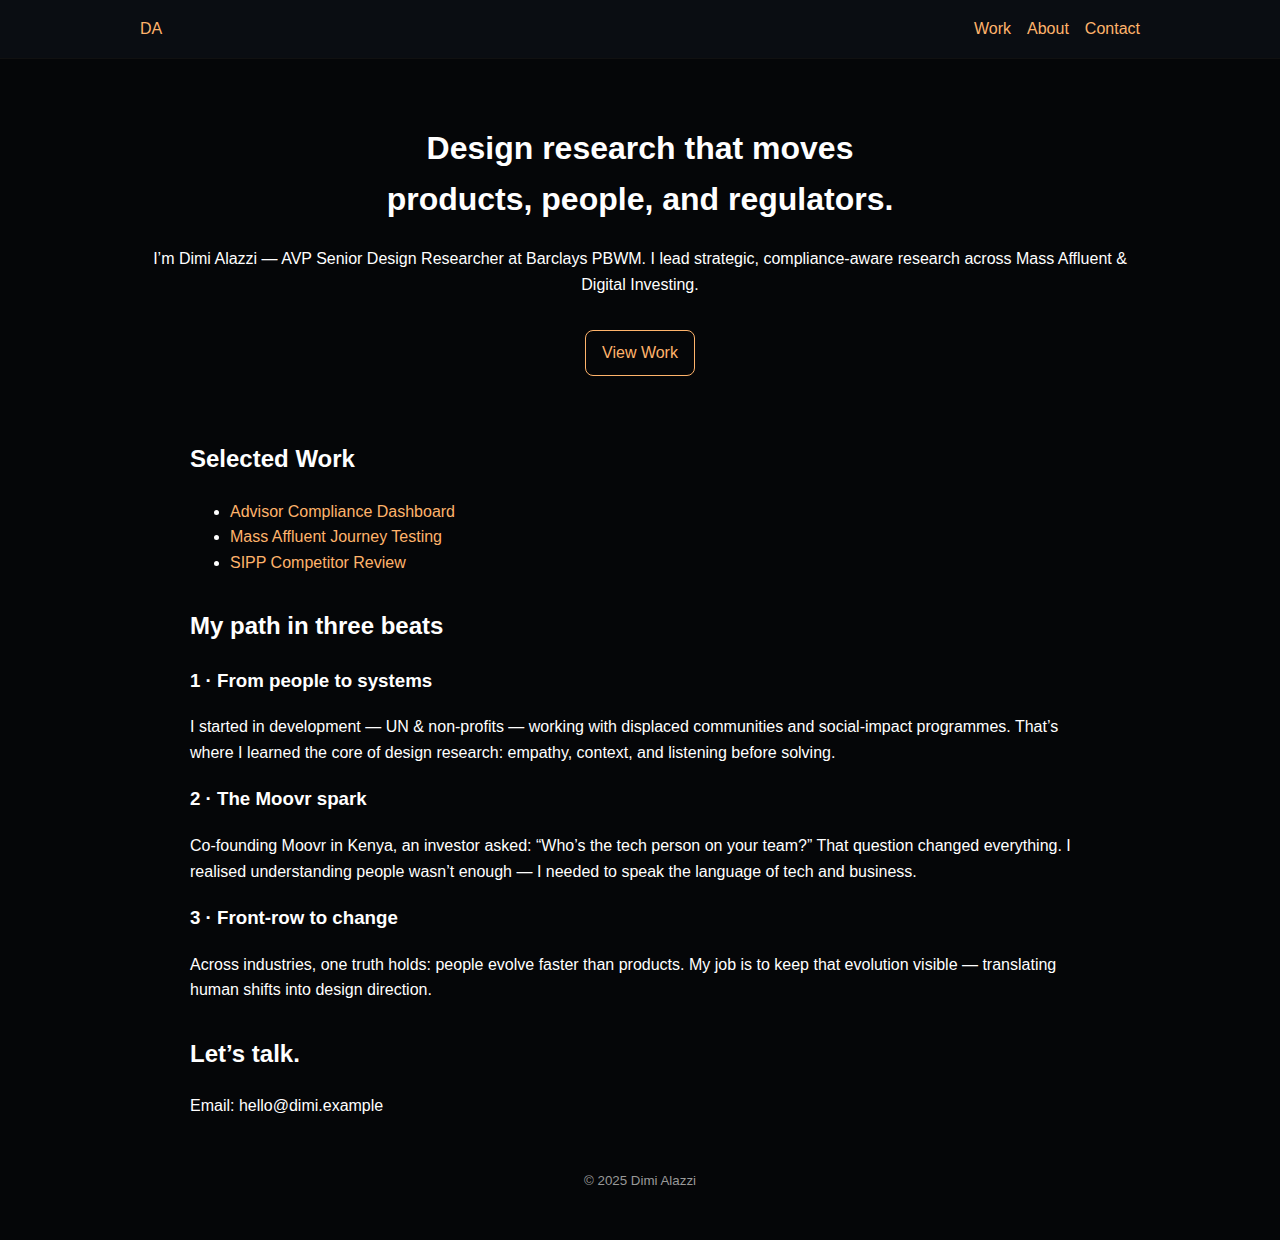
<file: index.html>
<!doctype html>
<html lang="en">
<head>
  <meta charset="utf-8">
  <meta name="viewport" content="width=device-width, initial-scale=1">
  <title>Dimi Alazzi — Design Research Leader</title>
  <meta name="description" content="Design research across banking, media, and AI — translating human behaviour into product direction.">
  <link rel="icon" href="assets/favicon.svg" type="image/svg+xml">
  <link rel="stylesheet" href="styles.css">
</head>
<body>
  <header class="hdr">
    <nav class="nav">
      <a class="brand" href="#home">DA</a>
      <ul class="menu">
        <li><a href="#work">Work</a></li>
        <li><a href="#about">About</a></li>
        <li><a href="#contact">Contact</a></li>
      </ul>
    </nav>
  </header>
  <main id="home">
    <section class="hero">
      <h1>Design research that moves<br>products, people, and regulators.</h1>
      <p>I’m Dimi Alazzi — AVP Senior Design Researcher at Barclays PBWM. I lead strategic, compliance-aware research across Mass Affluent & Digital Investing.</p>
      <a href="#work" class="btn">View Work</a>
    </section>
    <section id="work">
      <h2>Selected Work</h2>
      <ul>
        <li><a href="cases/advisor-compliance.html">Advisor Compliance Dashboard</a></li>
        <li><a href="#">Mass Affluent Journey Testing</a></li>
        <li><a href="#">SIPP Competitor Review</a></li>
      </ul>
    </section>
    <section id="about">
      <h2>My path in three beats</h2>
      <article>
        <h3>1 · From people to systems</h3>
        <p>I started in development — UN & non-profits — working with displaced communities and social-impact programmes. That’s where I learned the core of design research: empathy, context, and listening before solving.</p>
      </article>
      <article>
        <h3>2 · The Moovr spark</h3>
        <p>Co-founding Moovr in Kenya, an investor asked: “Who’s the tech person on your team?” That question changed everything. I realised understanding people wasn’t enough — I needed to speak the language of tech and business.</p>
      </article>
      <article>
        <h3>3 · Front-row to change</h3>
        <p>Across industries, one truth holds: people evolve faster than products. My job is to keep that evolution visible — translating human shifts into design direction.</p>
      </article>
    </section>
    <section id="contact">
      <h2>Let’s talk.</h2>
      <p>Email: hello@dimi.example</p>
    </section>
  </main>
  <footer class="ftr"><small>© 2025 Dimi Alazzi</small></footer>
</body>
</html>
</file>
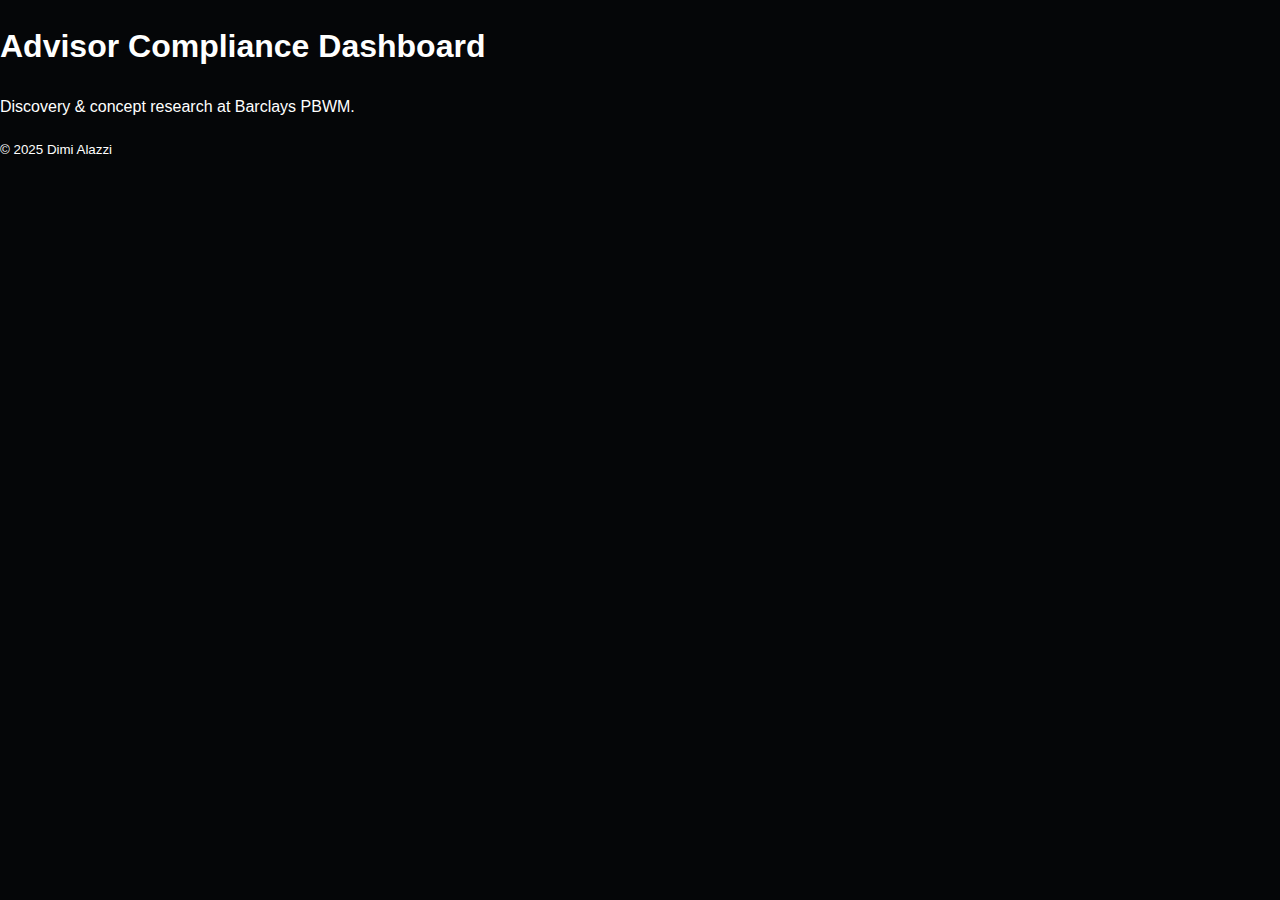
<file: advisor-compliance.html>
<!doctype html><html lang='en'><head><meta charset='utf-8'>
<title>Advisor Compliance Dashboard</title><link rel='stylesheet' href='../styles.css'></head>
<body><main><h1>Advisor Compliance Dashboard</h1><p>Discovery & concept research at Barclays PBWM.</p></main>
<footer><small>© 2025 Dimi Alazzi</small></footer></body></html>
</file>
<file: styles.css>
body{font-family:Inter,Arial,sans-serif;background:#050608;color:#fff;margin:0;padding:0;line-height:1.6}
.hdr{background:#0a0d12;padding:1rem;border-bottom:1px solid #111}
.nav{display:flex;align-items:center;justify-content:space-between;max-width:1000px;margin:auto}
.menu{list-style:none;display:flex;gap:1rem;margin:0;padding:0}
a{color:#ffb36b;text-decoration:none}
a:hover{opacity:.8}
.hero{max-width:1000px;margin:4rem auto;text-align:center}
.btn{border:1px solid #ffb36b;padding:.6rem 1rem;border-radius:8px;display:inline-block;margin-top:1rem}
section{max-width:900px;margin:2rem auto;padding:0 1rem}
.ftr{text-align:center;margin:3rem auto;color:#999}
</file>
